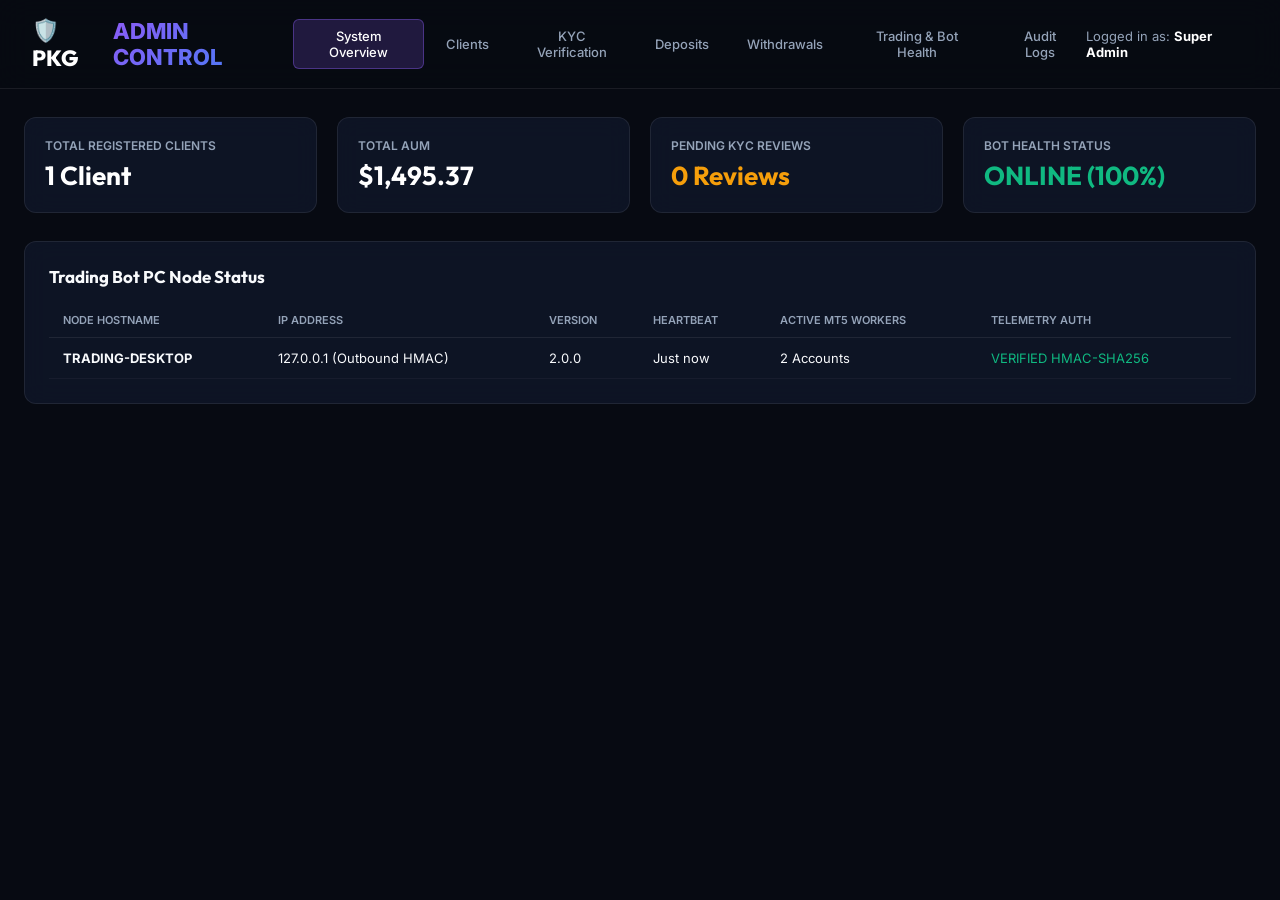
<file: web/admin/index.html>
<!DOCTYPE html>
<html lang="en">
<head>
  <meta charset="UTF-8">
  <meta name="viewport" content="width=device-width, initial-scale=1.0">
  <title>PKG Traders — Administration Portal</title>
  <link rel="preconnect" href="https://fonts.googleapis.com">
  <link rel="preconnect" href="https://fonts.gstatic.com" crossorigin>
  <link href="https://fonts.googleapis.com/css2?family=Inter:wght@300;400;500;600;700&family=Outfit:wght@500;600;700;800&display=swap" rel="stylesheet">
  <style>
    :root {
      --bg-dark: #070a12;
      --bg-card: rgba(15, 23, 42, 0.8);
      --bg-card-border: rgba(255, 255, 255, 0.08);
      --accent-purple: #8b5cf6;
      --accent-blue: #3b82f6;
      --accent-green: #10b981;
      --accent-red: #ef4444;
      --accent-amber: #f59e0b;
      --text-main: #f8fafc;
      --text-muted: #94a3b8;
    }

    * { box-sizing: border-box; margin: 0; padding: 0; font-family: 'Inter', sans-serif; }
    body { background: var(--bg-dark); color: var(--text-main); min-height: 100vh; }

    .app-header {
      display: flex; justify-content: space-between; align-items: center;
      padding: 16px 32px; background: rgba(7, 10, 18, 0.9); backdrop-filter: blur(16px);
      border-bottom: 1px solid var(--bg-card-border); sticky: top: 0; z-index: 50;
    }
    .logo { font-family: 'Outfit', sans-serif; font-size: 22px; font-weight: 800; color: #fff; display: flex; align-items: center; gap: 8px; }
    .logo span { background: linear-gradient(135deg, var(--accent-purple), var(--accent-blue)); -webkit-background-clip: text; -webkit-text-fill-color: transparent; }

    .nav-tabs { display: flex; gap: 6px; }
    .tab-btn {
      background: transparent; border: none; color: var(--text-muted); padding: 8px 16px;
      font-weight: 500; font-size: 13px; border-radius: 6px; cursor: pointer; transition: all 0.2s ease;
    }
    .tab-btn:hover { color: #fff; background: rgba(255, 255, 255, 0.05); }
    .tab-btn.active { color: #fff; background: rgba(139, 92, 246, 0.2); border: 1px solid rgba(139, 92, 246, 0.4); }

    .container { max-width: 1400px; margin: 28px auto; padding: 0 24px; }
    .tab-content { display: none; }
    .tab-content.active { display: block; }

    .grid-4 { display: grid; grid-template-columns: repeat(4, 1fr); gap: 20px; margin-bottom: 28px; }
    .stat-card {
      background: var(--bg-card); backdrop-filter: blur(12px); border: 1px solid var(--bg-card-border);
      border-radius: 12px; padding: 20px;
    }
    .stat-title { font-size: 12px; color: var(--text-muted); text-transform: uppercase; font-weight: 600; margin-bottom: 6px; }
    .stat-value { font-family: 'Outfit', sans-serif; font-size: 26px; font-weight: 700; color: #fff; }

    .card {
      background: var(--bg-card); backdrop-filter: blur(12px); border: 1px solid var(--bg-card-border);
      border-radius: 12px; padding: 24px; margin-bottom: 24px;
    }
    .card-title { font-family: 'Outfit', sans-serif; font-size: 17px; font-weight: 700; margin-bottom: 16px; display: flex; justify-content: space-between; align-items: center; }

    table { width: 100%; border-collapse: collapse; text-align: left; }
    th { font-size: 11px; text-transform: uppercase; color: var(--text-muted); padding: 10px 14px; border-bottom: 1px solid var(--bg-card-border); font-weight: 600; }
    td { padding: 12px 14px; border-bottom: 1px solid rgba(255, 255, 255, 0.04); font-size: 13px; }

    .btn-action {
      padding: 6px 12px; border-radius: 6px; border: none; font-size: 12px; font-weight: 600; cursor: pointer; transition: all 0.2s ease;
    }
    .btn-approve { background: rgba(16, 185, 129, 0.2); color: var(--accent-green); border: 1px solid rgba(16, 185, 129, 0.4); }
    .btn-approve:hover { background: rgba(16, 185, 129, 0.4); }
    .btn-reject { background: rgba(239, 68, 68, 0.2); color: var(--accent-red); border: 1px solid rgba(239, 68, 68, 0.4); }
    .btn-reject:hover { background: rgba(239, 68, 68, 0.4); }
    .status-badge { padding: 4px 8px; border-radius: 12px; font-size: 11px; font-weight: 600; text-transform: uppercase; }
  </style>
</head>
<body>
  <header class="app-header">
    <div class="logo">
      🛡️ PKG <span>ADMIN CONTROL</span>
    </div>
    <nav class="nav-tabs">
      <button class="tab-btn active" onclick="switchTab('overview')">System Overview</button>
      <button class="tab-btn" onclick="switchTab('clients')">Clients</button>
      <button class="tab-btn" onclick="switchTab('kyc')">KYC Verification</button>
      <button class="tab-btn" onclick="switchTab('deposits')">Deposits</button>
      <button class="tab-btn" onclick="switchTab('withdrawals')">Withdrawals</button>
      <button class="tab-btn" onclick="switchTab('bot')">Trading & Bot Health</button>
      <button class="tab-btn" onclick="switchTab('audit')">Audit Logs</button>
    </nav>
    <div style="font-size: 13px; color: var(--text-muted);">
      Logged in as: <strong style="color: #fff;">Super Admin</strong>
    </div>
  </header>

  <main class="container">
    <!-- TAB 1: SYSTEM OVERVIEW -->
    <div id="tab-overview" class="tab-content active">
      <div class="grid-4">
        <div class="stat-card">
          <div class="stat-title">Total Registered Clients</div>
          <div class="stat-value">1 Client</div>
        </div>
        <div class="stat-card">
          <div class="stat-title">Total AUM</div>
          <div class="stat-value">$1,495.37</div>
        </div>
        <div class="stat-card">
          <div class="stat-title">Pending KYC Reviews</div>
          <div class="stat-value" style="color: var(--accent-amber);">0 Reviews</div>
        </div>
        <div class="stat-card">
          <div class="stat-title">Bot Health Status</div>
          <div class="stat-value" style="color: var(--accent-green);">ONLINE (100%)</div>
        </div>
      </div>

      <div class="card">
        <div class="card-title">Trading Bot PC Node Status</div>
        <table>
          <thead>
            <tr>
              <th>Node Hostname</th>
              <th>IP Address</th>
              <th>Version</th>
              <th>Heartbeat</th>
              <th>Active MT5 Workers</th>
              <th>Telemetry Auth</th>
            </tr>
          </thead>
          <tbody>
            <tr>
              <td><strong>TRADING-DESKTOP</strong></td>
              <td>127.0.0.1 (Outbound HMAC)</td>
              <td>2.0.0</td>
              <td>Just now</td>
              <td>2 Accounts</td>
              <td><span style="color: var(--accent-green);">VERIFIED HMAC-SHA256</span></td>
            </tr>
          </tbody>
        </table>
      </div>
    </div>

    <!-- TAB 2: CLIENT MANAGEMENT -->
    <div id="tab-clients" class="tab-content">
      <div class="card">
        <div class="card-title">Client Directory & Account Mapping</div>
        <table>
          <thead>
            <tr>
              <th>Client ID</th>
              <th>Name</th>
              <th>Email</th>
              <th>KYC Status</th>
              <th>Mapped MT5 Logins</th>
              <th>Actions</th>
            </tr>
          </thead>
          <tbody>
            <tr>
              <td>usr-client-001</td>
              <td><strong>Gagan Trader</strong></td>
              <td>client@pkgtraders.com</td>
              <td><span class="status-badge" style="background: rgba(16, 185, 129, 0.2); color: var(--accent-green);">APPROVED</span></td>
              <td>#26128885, #26179878</td>
              <td><button class="btn-action btn-approve">Manage Mapping</button></td>
            </tr>
          </tbody>
        </table>
      </div>
    </div>

    <!-- TAB 3: KYC MANAGEMENT -->
    <div id="tab-kyc" class="tab-content">
      <div class="card">
        <div class="card-title">KYC Document Verification Queue</div>
        <table>
          <thead>
            <tr>
              <th>Client</th>
              <th>Document Type</th>
              <th>Submitted Date</th>
              <th>Status</th>
              <th>Actions</th>
            </tr>
          </thead>
          <tbody>
            <tr>
              <td>Gagan Trader (client@pkgtraders.com)</td>
              <td>Passport Document</td>
              <td>2026-09-28 19:44:00</td>
              <td><span class="status-badge" style="background: rgba(16, 185, 129, 0.2); color: var(--accent-green);">APPROVED</span></td>
              <td><button class="btn-action btn-approve" onclick="alert('Document already approved!')">Approved</button></td>
            </tr>
          </tbody>
        </table>
      </div>
    </div>

    <!-- TAB 4: DEPOSIT MANAGEMENT -->
    <div id="tab-deposits" class="tab-content">
      <div class="card">
        <div class="card-title">Deposit Management & Verification</div>
        <table>
          <thead>
            <tr>
              <th>Txn ID</th>
              <th>Client</th>
              <th>Amount</th>
              <th>Method</th>
              <th>Status</th>
              <th>Actions</th>
            </tr>
          </thead>
          <tbody>
            <tr>
              <td>TXN-DEP-1001</td>
              <td>Gagan Trader</td>
              <td><strong>$500.00 USD</strong></td>
              <td>BANK_WIRE</td>
              <td><span class="status-badge" style="background: rgba(16, 185, 129, 0.2); color: var(--accent-green);">COMPLETED</span></td>
              <td>Verified & Reconciled</td>
            </tr>
          </tbody>
        </table>
      </div>
    </div>

    <!-- TAB 5: WITHDRAWAL MANAGEMENT -->
    <div id="tab-withdrawals" class="tab-content">
      <div class="card">
        <div class="card-title">Withdrawal Requests Queue</div>
        <table>
          <thead>
            <tr>
              <th>Txn ID</th>
              <th>Client</th>
              <th>Amount</th>
              <th>Destination</th>
              <th>Status</th>
              <th>Actions</th>
            </tr>
          </thead>
          <tbody>
            <tr>
              <td>TXN-WTH-2001</td>
              <td>Gagan Trader</td>
              <td><strong>$50.00 USD</strong></td>
              <td>US8937000123456789</td>
              <td><span class="status-badge" style="background: rgba(245, 158, 11, 0.2); color: var(--accent-amber);">PENDING REVIEW</span></td>
              <td>
                <button class="btn-action btn-approve" onclick="alert('Withdrawal request approved and processed!')">Approve</button>
                <button class="btn-action btn-reject" onclick="alert('Withdrawal rejected')">Reject</button>
              </td>
            </tr>
          </tbody>
        </table>
      </div>
    </div>

    <!-- TAB 6: BOT & TRADING MONITORING -->
    <div id="tab-bot" class="tab-content">
      <div class="card">
        <div class="card-title">Connected MT5 Accounts Supervision</div>
        <table>
          <thead>
            <tr>
              <th>MT5 Login</th>
              <th>Broker Server</th>
              <th>Magic Number</th>
              <th>Balance</th>
              <th>Equity</th>
              <th>Last Telemetry Sync</th>
            </tr>
          </thead>
          <tbody>
            <tr>
              <td><strong>#26128885</strong></td>
              <td>VantageMarkets-Demo</td>
              <td>20250701</td>
              <td>$495.37</td>
              <td>$483.96</td>
              <td>Synchronized (Just now)</td>
            </tr>
            <tr>
              <td><strong>#26179878</strong></td>
              <td>VantageMarkets-Demo</td>
              <td>20250703</td>
              <td>$1,000.00</td>
              <td>$1,000.00</td>
              <td>Synchronized (Just now)</td>
            </tr>
          </tbody>
        </table>
      </div>
    </div>

    <!-- TAB 7: AUDIT LOGS -->
    <div id="tab-audit" class="tab-content">
      <div class="card">
        <div class="card-title">Append-Only Security Audit Trail</div>
        <table>
          <thead>
            <tr>
              <th>Timestamp</th>
              <th>Actor Admin ID</th>
              <th>Action</th>
              <th>Target Entity</th>
              <th>IP Address</th>
            </tr>
          </thead>
          <tbody>
            <tr>
              <td>2026-09-28 19:46:26</td>
              <td>usr-admin-001</td>
              <td>SYSTEM_INITIALIZED</td>
              <td>System:Backend</td>
              <td>127.0.0.1</td>
            </tr>
          </tbody>
        </table>
      </div>
    </div>
  </main>

  <script>
    function switchTab(tabId) {
      document.querySelectorAll('.tab-btn').forEach(btn => btn.classList.remove('active'));
      document.querySelectorAll('.tab-content').forEach(content => content.classList.remove('active'));
      
      event.target.classList.add('active');
      document.getElementById('tab-' + tabId).classList.add('active');
    }
  </script>
</body>
</html>
</file>
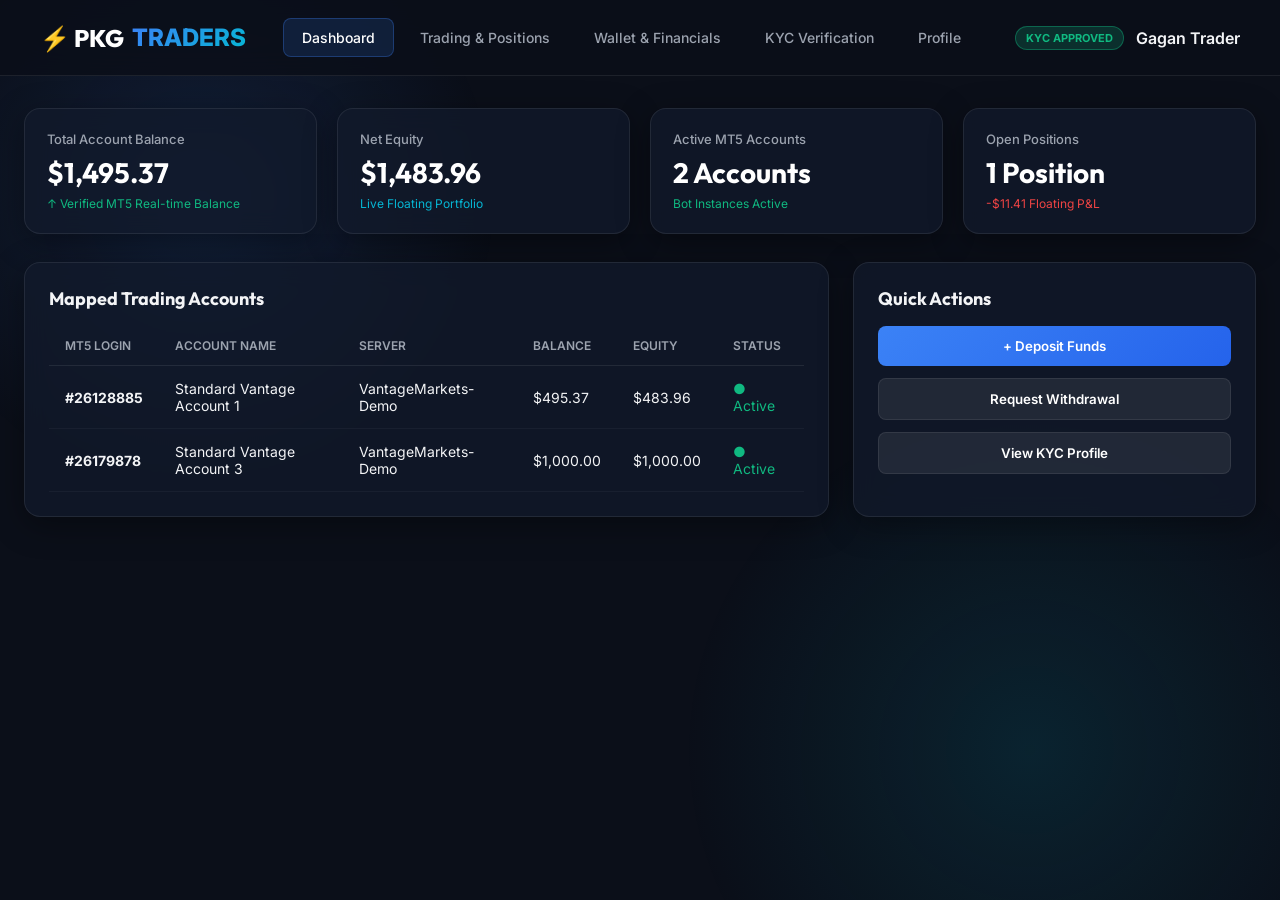
<file: web/client/index.html>
<!DOCTYPE html>
<html lang="en">
<head>
  <meta charset="UTF-8">
  <meta name="viewport" content="width=device-width, initial-scale=1.0">
  <title>PKG Traders — Client Portal</title>
  <link rel="preconnect" href="https://fonts.googleapis.com">
  <link rel="preconnect" href="https://fonts.gstatic.com" crossorigin>
  <link href="https://fonts.googleapis.com/css2?family=Inter:wght@300;400;500;600;700&family=Outfit:wght@500;600;700;800&display=swap" rel="stylesheet">
  <style>
    :root {
      --bg-dark: #0b0f19;
      --bg-card: rgba(18, 26, 43, 0.75);
      --bg-card-border: rgba(255, 255, 255, 0.08);
      --accent-blue: #3b82f6;
      --accent-cyan: #06b6d4;
      --accent-green: #10b981;
      --accent-red: #ef4444;
      --text-main: #f3f4f6;
      --text-muted: #9ca3af;
      --glass-shadow: 0 8px 32px 0 rgba(0, 0, 0, 0.37);
    }

    * { box-sizing: border-box; margin: 0; padding: 0; font-family: 'Inter', sans-serif; }
    body { background: var(--bg-dark); color: var(--text-main); min-height: 100vh; overflow-x: hidden; }

    /* Background Gradients */
    .bg-glow {
      position: fixed; width: 600px; height: 600px; border-radius: 50%;
      background: radial-gradient(circle, rgba(59, 130, 246, 0.15) 0%, rgba(11, 15, 25, 0) 70%);
      top: -100px; left: -100px; z-index: -1; pointer-events: none;
    }
    .bg-glow-2 {
      position: fixed; width: 700px; height: 700px; border-radius: 50%;
      background: radial-gradient(circle, rgba(6, 182, 212, 0.12) 0%, rgba(11, 15, 25, 0) 70%);
      bottom: -200px; right: -100px; z-index: -1; pointer-events: none;
    }

    /* Layout */
    .app-header {
      display: flex; justify-content: space-between; align-items: center;
      padding: 18px 40px; background: rgba(11, 15, 25, 0.85); backdrop-filter: blur(16px);
      border-bottom: 1px solid var(--bg-card-border); sticky: top: 0; z-index: 50;
    }
    .logo { font-family: 'Outfit', sans-serif; font-size: 24px; font-weight: 800; color: #fff; display: flex; align-items: center; gap: 8px; }
    .logo span { background: linear-gradient(135deg, var(--accent-blue), var(--accent-cyan)); -webkit-background-clip: text; -webkit-text-fill-color: transparent; }

    .nav-tabs { display: flex; gap: 8px; }
    .tab-btn {
      background: transparent; border: none; color: var(--text-muted); padding: 10px 18px;
      font-weight: 500; font-size: 14px; border-radius: 8px; cursor: pointer; transition: all 0.2s ease;
    }
    .tab-btn:hover { color: #fff; background: rgba(255, 255, 255, 0.05); }
    .tab-btn.active { color: #fff; background: rgba(59, 130, 246, 0.15); border: 1px solid rgba(59, 130, 246, 0.3); }

    .user-pill { display: flex; align-items: center; gap: 12px; }
    .badge-kyc { font-size: 11px; font-weight: 700; padding: 4px 10px; border-radius: 20px; text-transform: uppercase; }
    .kyc-approved { background: rgba(16, 185, 129, 0.2); color: var(--accent-green); border: 1px solid rgba(16, 185, 129, 0.4); }
    .kyc-pending { background: rgba(245, 158, 11, 0.2); color: #f59e0b; border: 1px solid rgba(245, 158, 11, 0.4); }

    /* Main Container */
    .container { max-width: 1280px; margin: 32px auto; padding: 0 24px; }
    .tab-content { display: none; }
    .tab-content.active { display: block; }

    /* Grid & Cards */
    .grid-4 { display: grid; grid-template-columns: repeat(4, 1fr); gap: 20px; margin-bottom: 28px; }
    .grid-2 { display: grid; grid-template-columns: 2fr 1fr; gap: 24px; }

    .stat-card {
      background: var(--bg-card); backdrop-filter: blur(12px); border: 1px solid var(--bg-card-border);
      border-radius: 16px; padding: 22px; box-shadow: var(--glass-shadow);
    }
    .stat-title { font-size: 13px; font-weight: 500; color: var(--text-muted); margin-bottom: 8px; }
    .stat-value { font-family: 'Outfit', sans-serif; font-size: 28px; font-weight: 700; color: #fff; }
    .stat-sub { font-size: 12px; color: var(--accent-green); margin-top: 6px; display: flex; align-items: center; gap: 4px; }

    .card {
      background: var(--bg-card); backdrop-filter: blur(12px); border: 1px solid var(--bg-card-border);
      border-radius: 16px; padding: 24px; box-shadow: var(--glass-shadow); margin-bottom: 24px;
    }
    .card-title { font-family: 'Outfit', sans-serif; font-size: 18px; font-weight: 700; margin-bottom: 16px; display: flex; justify-content: space-between; align-items: center; }

    /* Tables */
    table { width: 100%; border-collapse: collapse; text-align: left; }
    th { font-size: 12px; text-transform: uppercase; color: var(--text-muted); padding: 12px 16px; border-bottom: 1px solid var(--bg-card-border); font-weight: 600; }
    td { padding: 14px 16px; border-bottom: 1px solid rgba(255, 255, 255, 0.04); font-size: 14px; }
    tr:hover { background: rgba(255, 255, 255, 0.02); }

    .val-buy { color: var(--accent-green); font-weight: 600; }
    .val-sell { color: var(--accent-red); font-weight: 600; }

    /* Forms */
    .form-group { margin-bottom: 18px; }
    label { display: block; font-size: 13px; color: var(--text-muted); margin-bottom: 6px; font-weight: 500; }
    input, select {
      width: 100%; padding: 12px 16px; background: rgba(0, 0, 0, 0.3); border: 1px solid var(--bg-card-border);
      border-radius: 8px; color: #fff; font-size: 14px; outline: none; transition: all 0.2s ease;
    }
    input:focus, select:focus { border-color: var(--accent-blue); box-shadow: 0 0 0 3px rgba(59, 130, 246, 0.2); }

    .btn-primary {
      background: linear-gradient(135deg, var(--accent-blue), #2563eb); border: none; color: #fff;
      padding: 12px 24px; border-radius: 8px; font-weight: 600; cursor: pointer; width: 100%; transition: all 0.2s ease;
    }
    .btn-primary:hover { opacity: 0.95; transform: translateY(-1px); }
  </style>
</head>
<body>
  <div class="bg-glow"></div>
  <div class="bg-glow-2"></div>

  <header class="app-header">
    <div class="logo">
      ⚡ PKG <span>TRADERS</span>
    </div>
    <nav class="nav-tabs">
      <button class="tab-btn active" onclick="switchTab('dashboard')">Dashboard</button>
      <button class="tab-btn" onclick="switchTab('trading')">Trading & Positions</button>
      <button class="tab-btn" onclick="switchTab('wallet')">Wallet & Financials</button>
      <button class="tab-btn" onclick="switchTab('kyc')">KYC Verification</button>
      <button class="tab-btn" onclick="switchTab('profile')">Profile</button>
    </nav>
    <div class="user-pill">
      <span id="kycBadge" class="badge-kyc kyc-approved">KYC Approved</span>
      <span id="userName" style="font-weight: 600;">Gagan Trader</span>
    </div>
  </header>

  <main class="container">
    <!-- TAB 1: DASHBOARD -->
    <div id="tab-dashboard" class="tab-content active">
      <div class="grid-4">
        <div class="stat-card">
          <div class="stat-title">Total Account Balance</div>
          <div class="stat-value" id="totalBalance">$1,495.37</div>
          <div class="stat-sub">↑ Verified MT5 Real-time Balance</div>
        </div>
        <div class="stat-card">
          <div class="stat-title">Net Equity</div>
          <div class="stat-value" id="totalEquity">$1,483.96</div>
          <div class="stat-sub" style="color: var(--accent-cyan);">Live Floating Portfolio</div>
        </div>
        <div class="stat-card">
          <div class="stat-title">Active MT5 Accounts</div>
          <div class="stat-value" id="accountCount">2 Accounts</div>
          <div class="stat-sub">Bot Instances Active</div>
        </div>
        <div class="stat-card">
          <div class="stat-title">Open Positions</div>
          <div class="stat-value" id="openPositionsCount">1 Position</div>
          <div class="stat-sub" style="color: var(--accent-red);">-$11.41 Floating P&L</div>
        </div>
      </div>

      <div class="grid-2">
        <div class="card">
          <div class="card-title">Mapped Trading Accounts</div>
          <table>
            <thead>
              <tr>
                <th>MT5 Login</th>
                <th>Account Name</th>
                <th>Server</th>
                <th>Balance</th>
                <th>Equity</th>
                <th>Status</th>
              </tr>
            </thead>
            <tbody id="accountsTableBody">
              <tr>
                <td><strong>#26128885</strong></td>
                <td>Standard Vantage Account 1</td>
                <td>VantageMarkets-Demo</td>
                <td>$495.37</td>
                <td>$483.96</td>
                <td><span style="color: var(--accent-green);">● Active</span></td>
              </tr>
              <tr>
                <td><strong>#26179878</strong></td>
                <td>Standard Vantage Account 3</td>
                <td>VantageMarkets-Demo</td>
                <td>$1,000.00</td>
                <td>$1,000.00</td>
                <td><span style="color: var(--accent-green);">● Active</span></td>
              </tr>
            </tbody>
          </table>
        </div>

        <div class="card">
          <div class="card-title">Quick Actions</div>
          <div style="display: flex; flex-direction: column; gap: 12px;">
            <button class="btn-primary" onclick="switchTab('wallet')">+ Deposit Funds</button>
            <button class="btn-primary" style="background: rgba(255,255,255,0.08); border: 1px solid var(--bg-card-border);" onclick="switchTab('wallet')">Request Withdrawal</button>
            <button class="btn-primary" style="background: rgba(255,255,255,0.08); border: 1px solid var(--bg-card-border);" onclick="switchTab('kyc')">View KYC Profile</button>
          </div>
        </div>
      </div>
    </div>

    <!-- TAB 2: TRADING & POSITIONS -->
    <div id="tab-trading" class="tab-content">
      <div class="card">
        <div class="card-title">Active Open Positions</div>
        <table>
          <thead>
            <tr>
              <th>Ticket #</th>
              <th>Symbol</th>
              <th>Direction</th>
              <th>Volume</th>
              <th>Entry Price</th>
              <th>SL</th>
              <th>TP</th>
              <th>Floating P&L</th>
            </tr>
          </thead>
          <tbody>
            <tr>
              <td>#2103686984</td>
              <td><strong>GBPUSD</strong></td>
              <td><span class="val-buy">SELL</span></td>
              <td>0.07 lots</td>
              <td>1.32841</td>
              <td>1.32609</td>
              <td>1.32473</td>
              <td><span class="val-sell">-$11.41</span></td>
            </tr>
          </tbody>
        </table>
      </div>

      <div class="card">
        <div class="card-title">Closed Trade History</div>
        <table>
          <thead>
            <tr>
              <th>Ticket #</th>
              <th>Symbol</th>
              <th>Type</th>
              <th>Volume</th>
              <th>Entry Price</th>
              <th>Realized P&L</th>
              <th>Execution Time</th>
            </tr>
          </thead>
          <tbody>
            <tr>
              <td>#1662528771</td>
              <td>XAUUSD</td>
              <td><span class="val-buy">BUY</span></td>
              <td>0.01 lots</td>
              <td>4310.53</td>
              <td><span class="val-buy">+$6.22</span></td>
              <td>2026-09-23 19:51:22</td>
            </tr>
            <tr>
              <td>#1662448932</td>
              <td>GBPUSD</td>
              <td><span class="val-buy">BUY</span></td>
              <td>0.07 lots</td>
              <td>1.32908</td>
              <td><span class="val-sell">-$4.69</span></td>
              <td>2026-09-23 19:28:51</td>
            </tr>
          </tbody>
        </table>
      </div>
    </div>

    <!-- TAB 3: WALLET & FINANCIALS -->
    <div id="tab-wallet" class="tab-content">
      <div class="grid-2">
        <div class="card">
          <div class="card-title">Request Deposit</div>
          <form id="depositForm" onsubmit="handleDeposit(event)">
            <div class="form-group">
              <label>Amount (USD)</label>
              <input type="number" step="0.01" id="depAmount" placeholder="e.g. 500.00" required>
            </div>
            <div class="form-group">
              <label>Payment Method</label>
              <select id="depMethod">
                <option value="BANK_WIRE">Bank Wire Transfer</option>
                <option value="CRYPTO_USDT">USDT (TRC20)</option>
              </select>
            </div>
            <div class="form-group">
              <label>Proof of Payment URL (Optional)</label>
              <input type="url" id="depProof" placeholder="https://storage.example.com/receipt.pdf">
            </div>
            <button type="submit" class="btn-primary">Submit Deposit Request</button>
          </form>
        </div>

        <div class="card">
          <div class="card-title">Request Withdrawal</div>
          <form id="withdrawForm" onsubmit="handleWithdrawal(event)">
            <div class="form-group">
              <label>Amount (USD)</label>
              <input type="number" step="0.01" id="wthAmount" placeholder="e.g. 100.00" required>
            </div>
            <div class="form-group">
              <label>Destination Account / Wallet Address</label>
              <input type="text" id="wthAddress" placeholder="IBAN or USDT Address" required>
            </div>
            <button type="submit" class="btn-primary" style="background: linear-gradient(135deg, #10b981, #059669);">Submit Withdrawal Request</button>
          </form>
        </div>
      </div>
    </div>

    <!-- TAB 4: KYC VERIFICATION -->
    <div id="tab-kyc" class="tab-content">
      <div class="card">
        <div class="card-title">KYC Identity Verification</div>
        <p style="color: var(--text-muted); margin-bottom: 20px; font-size: 14px;">Complete your KYC verification to unlock full deposit and withdrawal limits.</p>
        <div style="padding: 16px; background: rgba(16, 185, 129, 0.1); border: 1px solid rgba(16, 185, 129, 0.3); border-radius: 8px; margin-bottom: 20px;">
          <strong style="color: var(--accent-green);">Status: VERIFIED & APPROVED</strong>
          <p style="font-size: 13px; color: var(--text-muted); margin-top: 4px;">Your identity documents have been approved by compliance.</p>
        </div>
      </div>
    </div>

    <!-- TAB 5: PROFILE -->
    <div id="tab-profile" class="tab-content">
      <div class="card">
        <div class="card-title">Account Profile Information</div>
        <div class="form-group"><label>Full Name</label><input type="text" value="Gagan Trader" readonly></div>
        <div class="form-group"><label>Email Address</label><input type="email" value="client@pkgtraders.com" readonly></div>
        <div class="form-group"><label>Role</label><input type="text" value="Authenticated Client" readonly></div>
      </div>
    </div>
  </main>

  <script>
    function switchTab(tabId) {
      document.querySelectorAll('.tab-btn').forEach(btn => btn.classList.remove('active'));
      document.querySelectorAll('.tab-content').forEach(content => content.classList.remove('active'));
      
      event.target.classList.add('active');
      document.getElementById('tab-' + tabId).classList.add('active');
    }

    async function handleDeposit(e) {
      e.preventDefault();
      alert('Deposit request of $' + document.getElementById('depAmount').value + ' submitted to admin for verification!');
    }

    async function handleWithdrawal(e) {
      e.preventDefault();
      alert('Withdrawal request of $' + document.getElementById('wthAmount').value + ' submitted to compliance review!');
    }
  </script>
</body>
</html>
</file>
